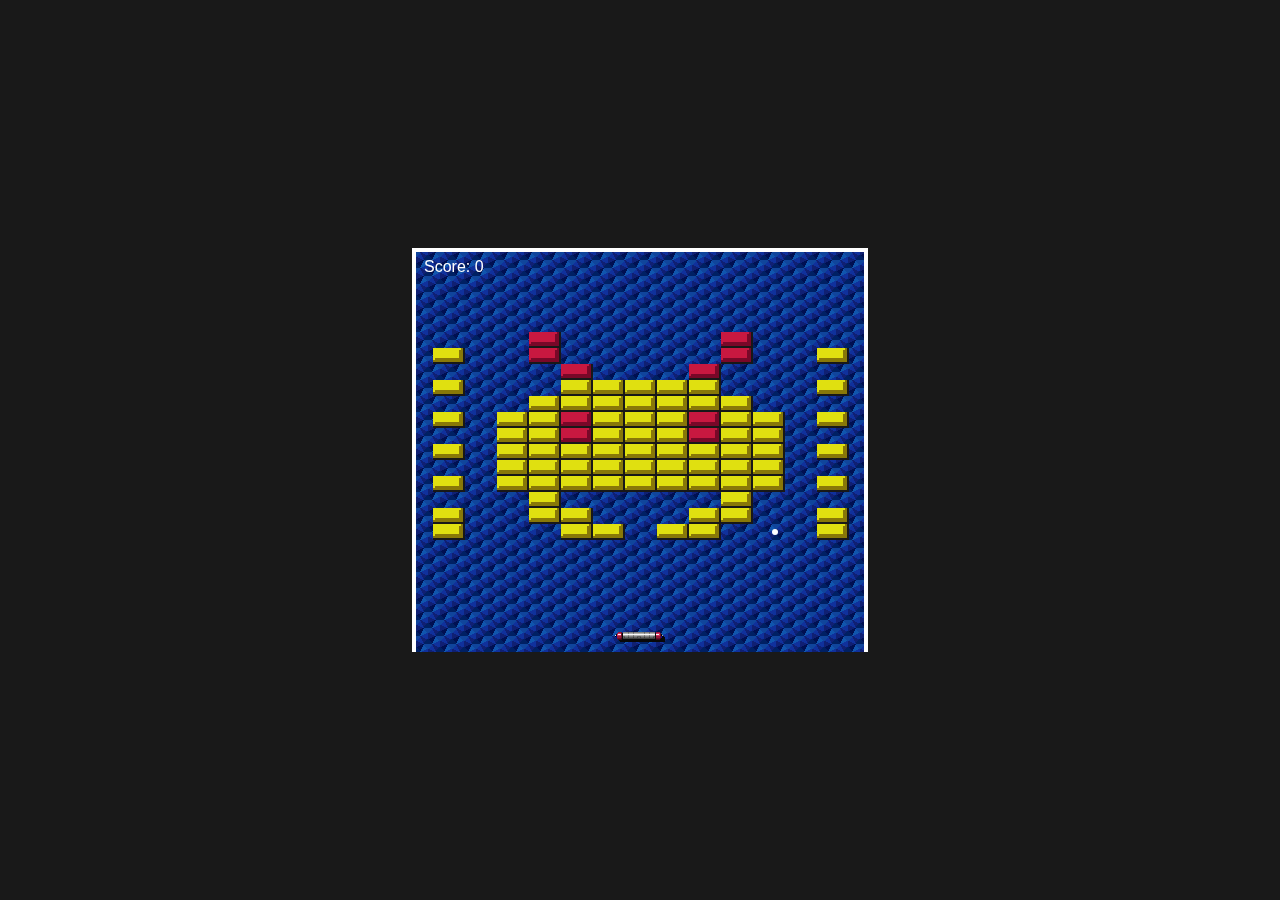
<file: 02-Arkanoid Game/index.html>
<!DOCTYPE html>
<html lang="en">

<head>
    <meta charset="UTF-8">
    <meta name="viewport" content="width=device-width, initial-scale=1.0">
    <title>02-Arkanoid Game</title>
    <link rel="shortcut icon" href="../favicon.ico" type="image/x-icon">
    <style>
        body {
            background-color: #191919;
            padding: 0;
            margin: 0;
            box-sizing: border-box;
            display: flex;
            justify-content: center;
            align-items: center;
            height: 100dvh;
        }

        canvas {
            border: 4px solid white;
            border-bottom: transparent;
            background-image: url(image/bkg.png);
            margin: 0 auto;
            display: block;
        }

        #game-over-screen {
            display: flex;
            position: absolute;
            color: white;
            width: 100%;
            height: 100dvh;
            background-color: rgba(0, 0, 0, 0.422);
            top: 0;
            display: flex;
            justify-content: center;
            align-items: center;

            & .bap_22R {
                display: flex;
                gap: 10px;
                flex-direction: column;
            }
        }
        .container_buttons {
    display: flex;
    justify-content: center;
    align-items: center;
    gap: 10px;
    
    & button {
        background-image: url(sprite_gameOver/play_sprint.png);
        background-position: center;
        background-repeat: no-repeat;
        width: 48px;
        height: 24px;
        transition: transform .3s ease;
        
        &:hover {
            transform: scale(1.1);
        }
    } 
    
    & #exit-button {
        background-image: url(sprite_gameOver/exit_sprint.png);
    }           
}

    </style>
</head>

<body>
    <canvas></canvas>

    <section id="game-over-screen">
        <div class="bap_22R">
            <img src="sprite_gameOver/sprint_gameOver.png" alt="Game Over">
            <div class="container_buttons">
                <button id="restart-button"></button>
                <button id="exit-button"></button>
            </div>
        </div>
    </section>


    <img hidden id="bricks" src="image/bricks.png" alt="Sprite Bricks Arkanoid">
    <img hidden id="sprite" src="image/sprite.png" alt="Sprite Arkanoid">



    <!-- Añadir imágenes para la animación de la plataforma -->
    <img hidden id="paddleAnim1" src="sprite_gameOver/sprite_plataforma.png" alt="Paddle Animation Frame 1">
    <img hidden id="paddleAnim2" src="sprite_gameOver/sprite_n1.png" alt="Paddle Animation Frame 1">
    <img hidden id="paddleAnim3" src="sprite_gameOver/sprite_n2.png" alt="Paddle Animation Frame 2">
    <img hidden id="paddleAnim4" src="sprite_gameOver/sprite_n3.png" alt="Paddle Animation Frame 3">
    <img hidden id="paddleAnim5" src="sprite_gameOver/sprite_n4.png" alt="Paddle Animation Frame 4">

    <script src="js/script.js"></script>
</body>

</html>
</file>
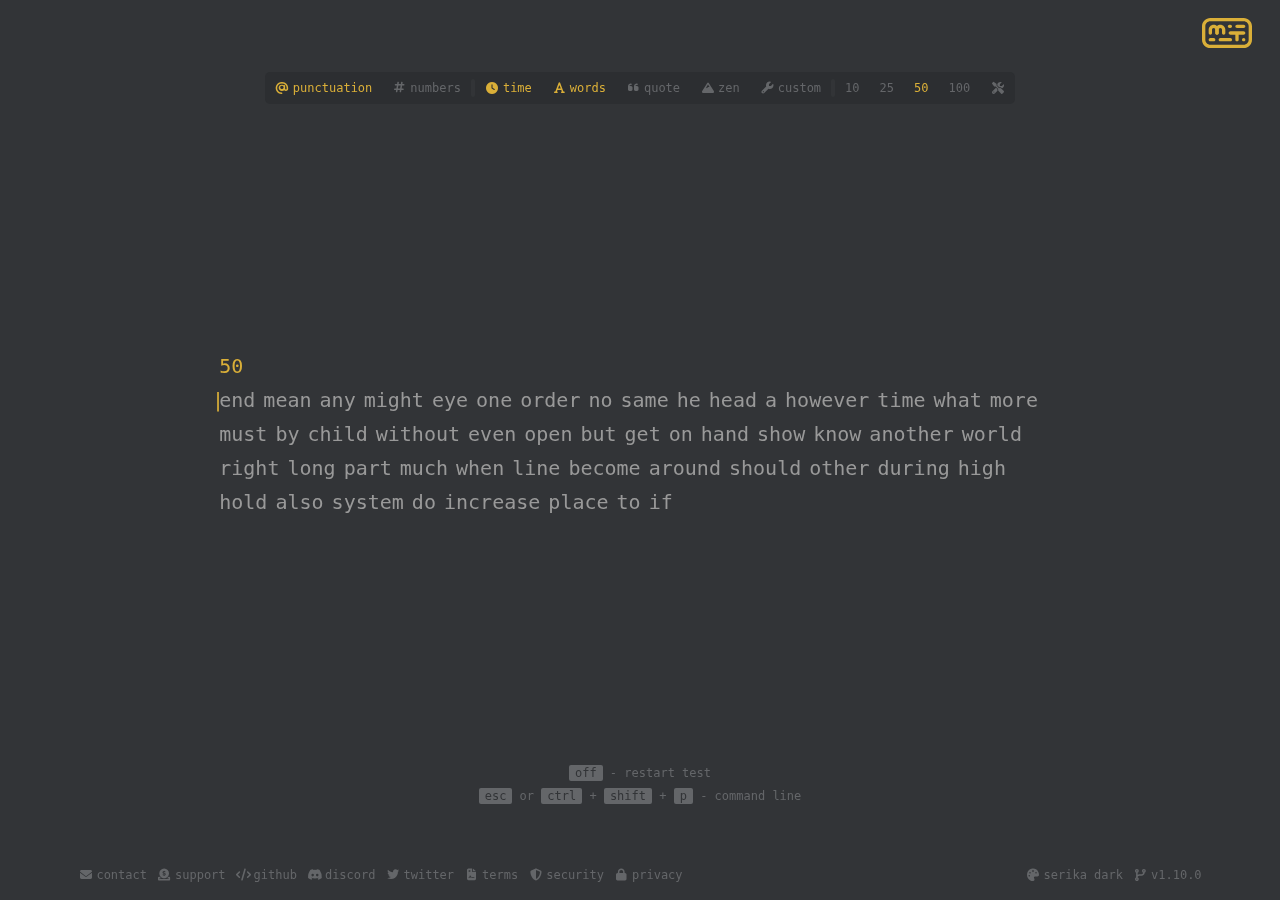
<file: 03_Mecanografia/index.html>
<!DOCTYPE html>
<html lang="es">

<head>
    <meta charset="UTF-8">
    <meta name="viewport" content="width=device-width, initial-scale=1.0">
    <title>Monkey Type Clone - Test your typing skills! ⌨️</title>

    <link rel="stylesheet" href="https://cdnjs.cloudflare.com/ajax/libs/font-awesome/6.6.0/css/all.min.css">
</head>

<body>


    <body>
        <style>
            .Configuracion {
                display: none;
            }

            #teclado {
                position: absolute;
                top: 10px;
                right: 20px;
                margin: 0;
            }

            #teclado svg {
                width: 50px;
                fill: #daaf38;
            }

            :root {
                color-scheme: light dark;
                --green: #00b755;
                --yellow: #daaf38;
                --red: #ca4754;
                --black: #323437;
                --gray: #999;
            }

            time {
                color: var(--yellow)
            }

            input {
                z-index: -999;
                position: absolute;
                top: 0;
                left: 0;
                pointer-events: none;
                opacity: 0;
            }

            p {
                display: flex;
                flex-wrap: wrap;
                gap: 3px 8px;
                margin: 0;
            }

            body {
                background: var(--black);
                font-family: Menlo, monospace;
                display: flex;
                flex-direction: column;
                justify-content: space-between;
                padding: 72px 16px 16px 16px;
                height: 100dvh;
                width: 100%;
                overflow: hidden;
                font-size: 20px;
            }

            section {
                padding: 16px;
                display: flex;
                flex-direction: column;
                gap: 4px;
                max-width: 70%;
            }



            letter {
                color: var(--gray);
                position: relative;

                &.active::before {
                    content: '|';
                    color: var(--yellow);
                    font-size: 20px;
                    position: absolute;
                    left: -60%;
                    animation: 1s blink infinite ease-in-out;
                }

                &.active.is-last::before {
                    left: 50%;
                }

                &.correct {
                    color: var(--green);
                }

                &.incorrect {
                    color: var(--red);
                }
            }

            word {
                border-bottom: 1.5px solid transparent;
                transition: border-color 0.3s ease-in-out;

                &.marked {
                    border-color: var(--red);
                }
            }

            @keyframes blink {

                0%,
                25% {
                    opacity: 1;
                }

                75% {
                    opacity: 0;
                }
            }

            #game {
                display: flex;
            }

            #results {
                display: none;
            }

            h2 {
                font-weight: 400;
                opacity: .4;
                margin: 0;
                font-size: 16px;
            }

            h3 {
                font-weight: 400;
                margin: 0;
                font-size: 24px;
                color: var(--yellow);
            }

            button {
                background: transparent;
                border: 0;
                margin-top: 32px;
                padding: 8px;
                display: inline-block;
                transition: opacity 0.3s ease-in-out, transform 0.3s ease-in-out;
                cursor: pointer;
                border-radius: 16px;
            }

            .keyTips {
                font-size: 12px;
                text-align: center;
                color: #646669;

                & key {
                    background-color: #646669;
                    color: var(--black);
                    padding: 1px 6px;
                    border-radius: 2px;
                }
            }

            .left,
            .right {
                display: flex;
                justify-content: start;
                align-items: center;
                gap: 10px;
                color: #646669;

                & button {
                    margin: 0;
                    padding: 0;
                }
            }

            .leftright {
                display: flex;
                justify-content: space-between;
                width: 90%;
            }

            .textButton {
                display: flex;
                justify-content: center;
                align-items: center;
                gap: 3px;
                font-size: 12px;
            }


            .main_seccion {
                display: flex;
                justify-content: center;

            }

            footer {
                height: 120px;
                display: flex;
                flex-direction: column;
                justify-content: space-between;
                align-items: center;
            }


            #testConfig {
                display: flex;
                justify-content: center;
                align-items: center;
                color: #646669;

                & .row_container {
                    width: max-content;
                    background-color: #2c2e31;
                    padding: 7px 10px;
                    border-radius: 5px;
                }
            }

            .spacer {
                width: 4px;
                margin: 0px 10px 0px 10px;
                background-color: var(--black);
                border-radius: 5px;
            }

            .active_button {
                color: var(--yellow);
            }


            @media (max-width: 1000px) {
                section {
                    max-width: 100%;
                }

                .leftright,
                .left {
                    flex-wrap: wrap;
                    gap: 15px;
                }

                .left {
                    margin-top: 50px;
                }

                .mode,
                .leftSpacer {
                    display: none;
                }
            }

            @media (max-width: 600px) {
                #game {
                    font-size: 15px;
                    padding: 0;
                }

                .active::before {
                    font-size: 15px !important;
                }

                body {
                    justify-content: space-between;
                }

                .leftright {
                    display: none;
                }

                footer {
                    height: max-content;
                }

                .numbersMode {
                    display: none;
                }
            }
        </style>
        <button onclick="activarTeclado()" id="teclado">
            <svg xmlns="http://www.w3.org/2000/svg" xmlns:xlink="http://www.w3.org/1999/xlink"
                style="isolation: isolate" viewBox="-680 -1030 300 180">
                <g>
                    <path
                        d="M -430 -910 L -430 -910 C -424.481 -910 -420 -905.519 -420 -900 L -420 -900 C -420 -894.481 -424.481 -890 -430 -890 L -430 -890 C -435.519 -890 -440 -894.481 -440 -900 L -440 -900 C -440 -905.519 -435.519 -910 -430 -910 Z">
                    </path>
                    <path
                        d=" M -570 -910 L -510 -910 C -504.481 -910 -500 -905.519 -500 -900 L -500 -900 C -500 -894.481 -504.481 -890 -510 -890 L -570 -890 C -575.519 -890 -580 -894.481 -580 -900 L -580 -900 C -580 -905.519 -575.519 -910 -570 -910 Z ">
                    </path>
                    <path
                        d="M -590 -970 L -590 -970 C -584.481 -970 -580 -965.519 -580 -960 L -580 -940 C -580 -934.481 -584.481 -930 -590 -930 L -590 -930 C -595.519 -930 -600 -934.481 -600 -940 L -600 -960 C -600 -965.519 -595.519 -970 -590 -970 Z">
                    </path>
                    <path
                        d=" M -639.991 -960.515 C -639.72 -976.836 -626.385 -990 -610 -990 L -610 -990 C -602.32 -990 -595.31 -987.108 -590 -982.355 C -584.69 -987.108 -577.68 -990 -570 -990 L -570 -990 C -553.615 -990 -540.28 -976.836 -540.009 -960.515 C -540.001 -960.345 -540 -960.172 -540 -960 L -540 -960 L -540 -940 C -540 -934.481 -544.481 -930 -550 -930 L -550 -930 C -555.519 -930 -560 -934.481 -560 -940 L -560 -960 L -560 -960 C -560 -965.519 -564.481 -970 -570 -970 C -575.519 -970 -580 -965.519 -580 -960 L -580 -960 L -580 -960 L -580 -940 C -580 -934.481 -584.481 -930 -590 -930 L -590 -930 C -595.519 -930 -600 -934.481 -600 -940 L -600 -960 L -600 -960 L -600 -960 L -600 -960 L -600 -960 L -600 -960 L -600 -960 L -600 -960 C -600 -965.519 -604.481 -970 -610 -970 C -615.519 -970 -620 -965.519 -620 -960 L -620 -960 L -620 -940 C -620 -934.481 -624.481 -930 -630 -930 L -630 -930 C -635.519 -930 -640 -934.481 -640 -940 L -640 -960 L -640 -960 C -640 -960.172 -639.996 -960.344 -639.991 -960.515 Z ">
                    </path>
                    <path
                        d=" M -460 -930 L -460 -900 C -460 -894.481 -464.481 -890 -470 -890 L -470 -890 C -475.519 -890 -480 -894.481 -480 -900 L -480 -930 L -508.82 -930 C -514.99 -930 -520 -934.481 -520 -940 L -520 -940 C -520 -945.519 -514.99 -950 -508.82 -950 L -431.18 -950 C -425.01 -950 -420 -945.519 -420 -940 L -420 -940 C -420 -934.481 -425.01 -930 -431.18 -930 L -460 -930 Z ">
                    </path>
                    <path
                        d="M -470 -990 L -430 -990 C -424.481 -990 -420 -985.519 -420 -980 L -420 -980 C -420 -974.481 -424.481 -970 -430 -970 L -470 -970 C -475.519 -970 -480 -974.481 -480 -980 L -480 -980 C -480 -985.519 -475.519 -990 -470 -990 Z">
                    </path>
                    <path
                        d=" M -630 -910 L -610 -910 C -604.481 -910 -600 -905.519 -600 -900 L -600 -900 C -600 -894.481 -604.481 -890 -610 -890 L -630 -890 C -635.519 -890 -640 -894.481 -640 -900 L -640 -900 C -640 -905.519 -635.519 -910 -630 -910 Z ">
                    </path>
                    <path
                        d=" M -515 -990 L -510 -990 C -504.481 -990 -500 -985.519 -500 -980 L -500 -980 C -500 -974.481 -504.481 -970 -510 -970 L -515 -970 C -520.519 -970 -525 -974.481 -525 -980 L -525 -980 C -525 -985.519 -520.519 -990 -515 -990 Z ">
                    </path>
                    <path
                        d=" M -660 -910 L -680 -910 L -680 -980 C -680 -1007.596 -657.596 -1030 -630 -1030 L -430 -1030 C -402.404 -1030 -380 -1007.596 -380 -980 L -380 -900 C -380 -872.404 -402.404 -850 -430 -850 L -630 -850 C -657.596 -850 -680 -872.404 -680 -900 L -680 -920 L -660 -920 L -660 -900 C -660 -883.443 -646.557 -870 -630 -870 L -430 -870 C -413.443 -870 -400 -883.443 -400 -900 L -400 -980 C -400 -996.557 -413.443 -1010 -430 -1010 L -630 -1010 C -646.557 -1010 -660 -996.557 -660 -980 L -660 -910 Z ">
                    </path>
                </g>
            </svg>
        </button>
        <header>
            <div id="testConfig" class="full-width">
                <div class="row flex row_container">
                    <div class="puncAndNum flex gap-5">
                        <button class="textButton punctuationMode active p-0 m-0 text-[#daaf38]">
                            <i class="fas fa-fw fa-at"></i>
                            punctuation
                        </button>
                        <button class="textButton numbersMode active p-0 m-0">
                            <i class="fas fa-fw fa-hashtag"></i>
                            numbers
                        </button>
                    </div>
                    <div class="spacer leftSpacer"></div>
                    <div class="mode flex gap-5">
                        <button class="textButton p-0 m-0 text-[#daaf38]" mode="time">
                            <i class="fas fa-fw fa-clock"></i>
                            time
                        </button>
                        <button class="textButton active p-0 m-0 text-[#daaf38]" mode="words">
                            <i class="fas fa-fw fa-font"></i>
                            words
                        </button>
                        <button class="textButton p-0 m-0" mode="quote">
                            <i class="fas fa-fw fa-quote-left"></i>
                            quote
                        </button>
                        <button class="textButton p-0 m-0" mode="zen">
                            <i class="fas fa-fw fa-mountain"></i>
                            zen
                        </button>
                        <button class="textButton p-0 m-0" mode="custom">
                            <i class="fas fa-fw fa-wrench"></i>
                            custom
                        </button>
                    </div>
                    <div class="spacer rightSpacer"></div>
                    <div class="wordCount flex gap-5">
                        <button class="textButton p-0 m-0" wordcount="10"><span>10</span></button>
                        <button class="textButton p-0 m-0" wordcount="25"><span>25</span></button>
                        <button class="textButton p-0 m-0 active_button" wordcount="50"><span>50</span></button>
                        <button class="textButton active p-0 m-0" wordcount="100"><span>100</span></button>
                        <button class="textButton p-0 m-0" wordcount="custom">
                            <i class="fas fa-fw fa-tools"></i>
                        </button>
                    </div>
                </div>
                <div class="Configuracion">Configuracion</div>
            </div>
        </header>
        <main class="main_seccion">
            <section id="game">
                <time></time>
                <p></p>
                <input autofocus>
            </section>
            <section id="results">
                <h2>wpm</h2>
                <h3 id="results-wpm"></h3>

                <h2>accuracy</h2>
                <h3 id="results-accuracy"></h3>

                <button id="reload-button">
                    <svg width="24" height="24" viewBox="0 0 24 24" fill="none" stroke="currentColor" stroke-width="1.5"
                        stroke-linecap="round" stroke-linejoin="round">
                        <path stroke="none" d="M0 0h24v24H0z" fill="none" />
                        <path d="M19.933 13.041a8 8 0 1 1 -9.925 -8.788c3.899 -1 7.935 1.007 9.425 4.747" />
                        <path d="M20 4v5h-5" />
                    </svg>
                </button>
            </section>
        </main>
        <footer class="">
            <div class="keyTips">
                <div class="pb-[5px]" id="reload_button_restart">
                    <key>off</key> - restart test<br>
                </div>
                <key>esc</key> or <key>ctrl</key> + <key>shift</key> + <key>p</key> - command line
            </div>
            <div class="leftright">
                <div class="left">
                    <button class="textButton" id="contactPopupButton">
                        <i class="fas fa-fw fa-envelope"></i>
                        <div class="text">contact</div>
                    </button>
                    <button id="supportMeButton" class="textButton">
                        <i class="fas fa-fw fa-donate"></i>
                        <div class="text">support</div>
                    </button>
                    <a href="" class="textButton" target="_blank" rel="noreferrer noopener">
                        <i class="fas fa-fw fa-code"></i>
                        <div class="text">github</div>
                    </a>
                    <a href="" class="textButton" target="_blank" rel="noreferrer noopener">
                        <i class="fab fa-fw fa-discord"></i>
                        <div class="text">discord</div>
                    </a>
                    <a href="" class="textButton" target="_blank" rel="noreferrer noopener">
                        <i class="fab fa-fw fa-twitter"></i>
                        <div class="text">twitter</div>
                    </a>
                    <a href="" class="textButton" target="_blank">
                        <i class="fas fa-fw fa-file-contract"></i>
                        <div class="text">terms</div>
                    </a>
                    <a href="" class="textButton" target="_blank">
                        <i class="fas fa-fw fa-shield-alt"></i>
                        <div class="text">security</div>
                    </a>
                    <a href="" class="textButton" target="_blank">
                        <i class="fas fa-fw fa-lock"></i>
                        <div class="text">privacy</div>
                    </a>
                </div>
                <div class="right flex gap-3">
                    <button class="current-theme textButton" aria-label="Shift-click to toggle custom theme"
                        data-balloon-pos="left">
                        <i class="fas fa-fw fa-palette"></i>
                        <div class="text">serika dark</div>
                    </button>
                    <button class="currentVersion textButton">
                        <i class="fas fa-fw fa-code-branch"></i>
                        <div class="text">v1.10.0</div>
                        <key id="newVersionIndicator" class="hidden">new</key>
                    </button>

                </div>
            </div>
        </footer>
        <script src="../css_tailwindGlobal/script.js"></script>
        <script>
            document.getElementById("reload_button_restart").addEventListener("click", function() {
                window.location.reload();
            });
        </script>
        <script>
            function activarTeclado() {
                const input = document.querySelector('input');
                input.focus();

                setTimeout(() => {
                    input.click();
                }, 200);
            }
        </script>
        <script type="module">
            import { words as INITIAL_WORDS } from './data.js'

            const $time = document.querySelector('time');
            const $paragraph = document.querySelector('p');
            const $input = document.querySelector('input');
            const $game = document.querySelector('#game')
            const $results = document.querySelector('#results')
            const $wpm = $results.querySelector('#results-wpm')
            const $accuracy = $results.querySelector('#results-accuracy')
            const $button = document.querySelector('#reload-button')


            const buttons = document.querySelectorAll('.wordCount .textButton');
            const $testConfig = document.querySelector('#testConfig');


            let INITIAL_TIME = 50;
            let currentTime = INITIAL_TIME;

            buttons.forEach(button => {
                button.addEventListener('click', function () {
                    buttons.forEach(btn => btn.classList.remove('active_button'));

                    this.classList.add('active_button');

                    let wordCountValue = this.getAttribute('wordcount');
                    INITIAL_TIME = wordCountValue;
                    currentTime = INITIAL_TIME;
                    $time.textContent = currentTime


                    console.log(INITIAL_TIME, 'INITIAL_TIME');
                    console.log(currentTime, 'currentTime');
                });
            });



            let words = []
            let playing

            initGame()
            initEvents()

            function initGame() {
                $game.style.display = 'flex'
                $results.style.display = 'none'
                $input.value = ''

                playing = false

                words = INITIAL_WORDS.toSorted(
                    () => Math.random() - 0.5
                ).slice(0, 50)
                currentTime = INITIAL_TIME

                $time.textContent = currentTime

                $paragraph.innerHTML = words.map((word, index) => {
                    const letters = word.split('')

                    return `<word>
            ${letters
                            .map(letter => `<letter>${letter}</letter>`)
                            .join('')
                        }
            </word>`
                }).join('')

                const $firstWord = $paragraph.querySelector('word')
                $firstWord.classList.add('active')
                $firstWord.querySelector('letter').classList.add('active')
            }

            function initEvents() {
                document.addEventListener('keydown', () => {
                    $input.focus()
                    if (!playing) {
                        playing = true
                        const intervalId = setInterval(() => {
                            currentTime--
                            $time.textContent = currentTime

                            if (currentTime === 0) {
                                clearInterval(intervalId)
                                gameOver()
                            }
                        }, 1000)
                    }
                })
                $input.addEventListener('keydown', onKeyDown)
                $input.addEventListener('keyup', onKeyUp)

                $button.addEventListener('click', initGame)


            }

            function onKeyDown(event) {
                const $currentWord = $paragraph.querySelector('word.active')
                const $currentLetter = $currentWord.querySelector('letter.active')

                const { key } = event
                if (key === ' ') {
                    event.preventDefault()

                    const $nextWord = $currentWord.nextElementSibling
                    const $nextLetter = $nextWord.querySelector('letter')

                    $currentWord.classList.remove('active', 'marked')
                    $currentLetter.classList.remove('active')

                    $nextWord.classList.add('active')
                    $nextLetter.classList.add('active')

                    $input.value = ''

                    const hasMissedLetters = $currentWord
                        .querySelectorAll('letter:not(.correct)').length > 0

                    const classToAdd = hasMissedLetters ? 'marked' : 'correct'
                    $currentWord.classList.add(classToAdd)

                    return
                }

                if (key === 'Backspace') {
                    const $prevWord = $currentWord.previousElementSibling
                    const $prevLetter = $currentLetter.previousElementSibling

                    if (!$prevWord && !$prevLetter) {
                        event.preventDefault()
                        return
                    }

                    const $wordMarked = $paragraph.querySelector('word.marked')
                    if ($wordMarked && !$prevLetter) {
                        event.preventDefault()
                        $prevWord.classList.remove('marked')
                        $prevWord.classList.add('active')

                        const $letterToGo = $prevWord.querySelector('letter:last-child')

                        $currentLetter.classList.remove('active')
                        $letterToGo.classList.add('active')

                        $input.value = [
                            ...$prevWord.querySelectorAll('letter.correct, letter.incorrect')
                        ].map($el => {
                            return $el.classList.contains('correct') ? $el.innerText : '*'
                        })
                            .join('')
                    }
                }
            }

            function onKeyUp() {
                $testConfig.style.display = 'none';

                // recuperamos los elementos actuals
                const $currentWord = $paragraph.querySelector('word.active')
                const $currentLetter = $currentWord.querySelector('letter.active')

                const currentWord = $currentWord.innerText.trim()
                $input.maxLength = currentWord.length

                const $allLetters = $currentWord.querySelectorAll('letter')

                $allLetters.forEach($letter => $letter.classList.remove('correct', 'incorrect'))

                $input.value.split('').forEach((char, index) => {
                    const $letter = $allLetters[index]
                    const letterToCheck = currentWord[index]

                    const isCorrect = char === letterToCheck
                    const letterClass = isCorrect ? 'correct' : 'incorrect'
                    $letter.classList.add(letterClass)
                })

                $currentLetter.classList.remove('active', 'is-last')
                const inputLength = $input.value.length
                const $nextActiveLetter = $allLetters[inputLength]

                if ($nextActiveLetter) {
                    $nextActiveLetter.classList.add('active')
                } else {
                    $currentLetter.classList.add('active', 'is-last')
                    // TODO: gameover si no hay próxima palabra
                }
            }






            function gameOver() {
                $testConfig.style.display = '';

                $game.style.display = 'none'
                $results.style.display = 'flex'

                const correctWords = $paragraph.querySelectorAll('word.correct').length
                const correctLetter = $paragraph.querySelectorAll('letter.correct').length
                const incorrectLetter = $paragraph.querySelectorAll('letter.incorrect').length

                const totalLetters = correctLetter + incorrectLetter

                const accuracy = totalLetters > 0
                    ? (correctLetter / totalLetters) * 100
                    : 0

                const wpm = correctWords * 60 / INITIAL_TIME
                $wpm.textContent = wpm
                $accuracy.textContent = `${accuracy.toFixed(2)}%`
            }
        </script>

    </body>

</html>
</file>
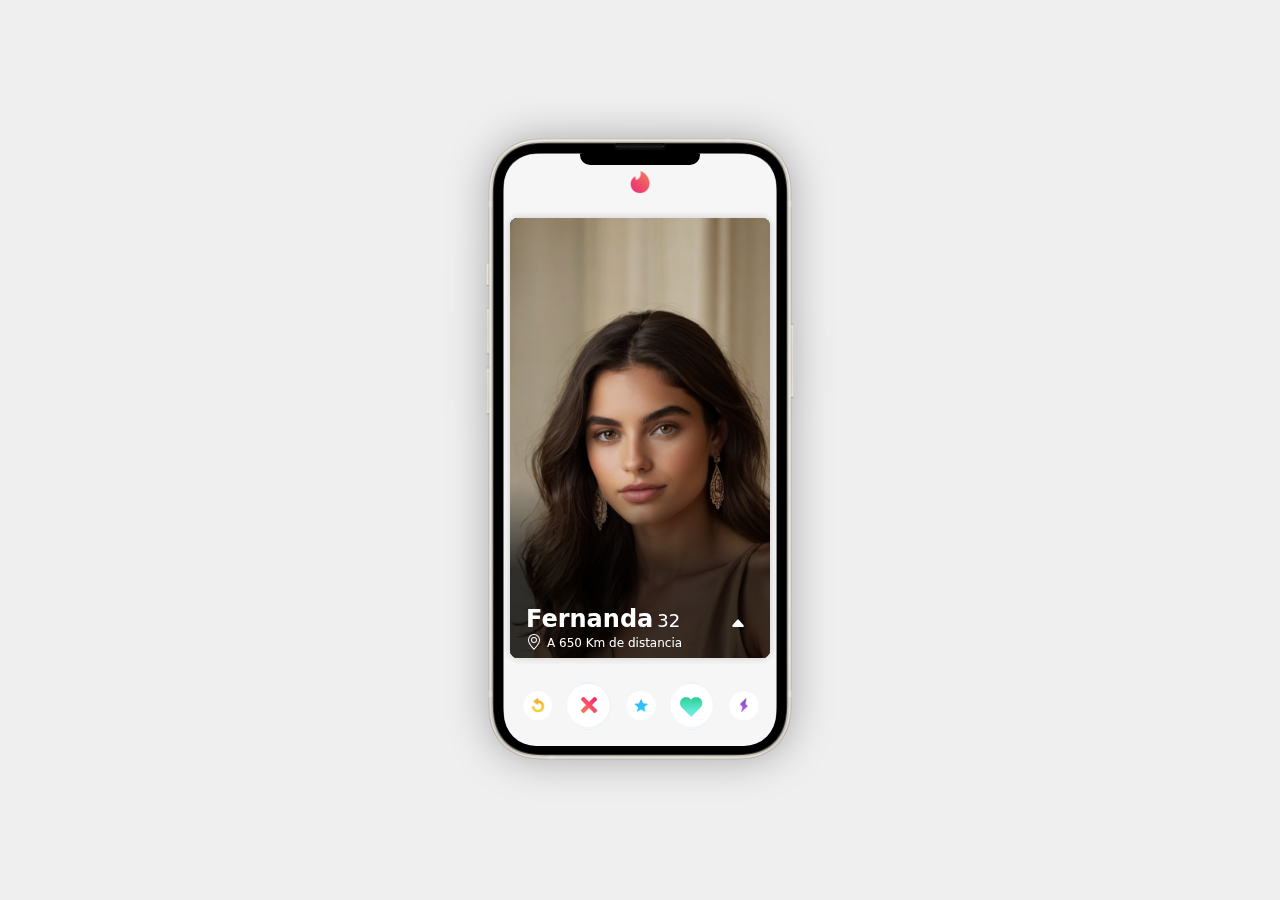
<file: Tinder Swipe/index.html>
<!DOCTYPE html>
<html lang="en">
<head>
    <meta charset="UTF-8">
    <meta name="viewport" content="width=device-width, initial-scale=1.0">
    <title>Document</title>

    <link rel="stylesheet" href="css/style.css">
</head>
<body>

    
    <main>
        <section>
            <header>
                <img src="tinder-logo.webp" alt="Tinder Logo">
            </header>

            <div class="cards">
                <article>
                    <img src="photos/3..jpg" alt="Paula, readhead, 25 years old">
                    <div>
                        <h2>Paula <span>25</span><span class="upper_perfil"><svg xmlns="http://www.w3.org/2000/svg" width="16" height="16" fill="currentColor" class="bi bi-caret-up-fill" viewBox="0 0 16 16">
                            <path d="m7.247 4.86-4.796 5.481c-.566.647-.106 1.659.753 1.659h9.592a1 1 0 0 0 .753-1.659l-4.796-5.48a1 1 0 0 0-1.506 0z"/>
                          </svg></span></h2>
                        <h3><svg xmlns="http://www.w3.org/2000/svg" width="16" height="16" fill="currentColor" class="bi bi-geo-alt" viewBox="0 0 16 16">
                            <path d="M12.166 8.94c-.524 1.062-1.234 2.12-1.96 3.07A32 32 0 0 1 8 14.58a32 32 0 0 1-2.206-2.57c-.726-.95-1.436-2.008-1.96-3.07C3.304 7.867 3 6.862 3 6a5 5 0 0 1 10 0c0 .862-.305 1.867-.834 2.94M8 16s6-5.686 6-10A6 6 0 0 0 2 6c0 4.314 6 10 6 10"/>
                            <path d="M8 8a2 2 0 1 1 0-4 2 2 0 0 1 0 4m0 1a3 3 0 1 0 0-6 3 3 0 0 0 0 6"/>
                          </svg>A 1130 Km de distancia</h3>                   
                    </div>
                    <div class="choice nope">NOPE</div>
                    <div class="choice like">LIKE</div>                 
                </article>  
                <article>
                    <img src="photos/4..jpg" alt="Paula, readhead, 25 years old">
                    <div>
                        <h2>Michelle <span>29</span><span class="upper_perfil"><svg xmlns="http://www.w3.org/2000/svg" width="16" height="16" fill="currentColor" class="bi bi-caret-up-fill" viewBox="0 0 16 16">
                            <path d="m7.247 4.86-4.796 5.481c-.566.647-.106 1.659.753 1.659h9.592a1 1 0 0 0 .753-1.659l-4.796-5.48a1 1 0 0 0-1.506 0z"/>
                          </svg></span></h2>
                        <h3><svg xmlns="http://www.w3.org/2000/svg" width="16" height="16" fill="currentColor" class="bi bi-geo-alt" viewBox="0 0 16 16">
                            <path d="M12.166 8.94c-.524 1.062-1.234 2.12-1.96 3.07A32 32 0 0 1 8 14.58a32 32 0 0 1-2.206-2.57c-.726-.95-1.436-2.008-1.96-3.07C3.304 7.867 3 6.862 3 6a5 5 0 0 1 10 0c0 .862-.305 1.867-.834 2.94M8 16s6-5.686 6-10A6 6 0 0 0 2 6c0 4.314 6 10 6 10"/>
                            <path d="M8 8a2 2 0 1 1 0-4 2 2 0 0 1 0 4m0 1a3 3 0 1 0 0-6 3 3 0 0 0 0 6"/>
                          </svg>A 650 Km de distancia</h3>                   
                    </div>
                    <div class="choice nope">NOPE</div>
                    <div class="choice like">LIKE</div>                 
                </article>    
                <article>
                    <img src="photos/5..jpg" alt="Paula, readhead, 25 years old">
                    <div>
                        <h2>Carolina <span>27</span><span class="upper_perfil"><svg xmlns="http://www.w3.org/2000/svg" width="16" height="16" fill="currentColor" class="bi bi-caret-up-fill" viewBox="0 0 16 16">
                            <path d="m7.247 4.86-4.796 5.481c-.566.647-.106 1.659.753 1.659h9.592a1 1 0 0 0 .753-1.659l-4.796-5.48a1 1 0 0 0-1.506 0z"/>
                          </svg></span></h2>
                        <h3><svg xmlns="http://www.w3.org/2000/svg" width="16" height="16" fill="currentColor" class="bi bi-geo-alt" viewBox="0 0 16 16">
                            <path d="M12.166 8.94c-.524 1.062-1.234 2.12-1.96 3.07A32 32 0 0 1 8 14.58a32 32 0 0 1-2.206-2.57c-.726-.95-1.436-2.008-1.96-3.07C3.304 7.867 3 6.862 3 6a5 5 0 0 1 10 0c0 .862-.305 1.867-.834 2.94M8 16s6-5.686 6-10A6 6 0 0 0 2 6c0 4.314 6 10 6 10"/>
                            <path d="M8 8a2 2 0 1 1 0-4 2 2 0 0 1 0 4m0 1a3 3 0 1 0 0-6 3 3 0 0 0 0 6"/>
                          </svg>A 650 Km de distancia</h3>                   
                    </div>
                    <div class="choice nope">NOPE</div>
                    <div class="choice like">LIKE</div>                 
                </article>   
                <article>
                    <img src="photos/6..jpg" alt="Paula, readhead, 25 years old">
                    <div>
                        <h2>Fernanda <span>32</span><span class="upper_perfil"><svg xmlns="http://www.w3.org/2000/svg" width="16" height="16" fill="currentColor" class="bi bi-caret-up-fill" viewBox="0 0 16 16">
                            <path d="m7.247 4.86-4.796 5.481c-.566.647-.106 1.659.753 1.659h9.592a1 1 0 0 0 .753-1.659l-4.796-5.48a1 1 0 0 0-1.506 0z"/>
                          </svg></span></h2>
                        <h3><svg xmlns="http://www.w3.org/2000/svg" width="16" height="16" fill="currentColor" class="bi bi-geo-alt" viewBox="0 0 16 16">
                            <path d="M12.166 8.94c-.524 1.062-1.234 2.12-1.96 3.07A32 32 0 0 1 8 14.58a32 32 0 0 1-2.206-2.57c-.726-.95-1.436-2.008-1.96-3.07C3.304 7.867 3 6.862 3 6a5 5 0 0 1 10 0c0 .862-.305 1.867-.834 2.94M8 16s6-5.686 6-10A6 6 0 0 0 2 6c0 4.314 6 10 6 10"/>
                            <path d="M8 8a2 2 0 1 1 0-4 2 2 0 0 1 0 4m0 1a3 3 0 1 0 0-6 3 3 0 0 0 0 6"/>
                          </svg>A 650 Km de distancia</h3>                   
                    </div>
                    <div class="choice nope">NOPE</div>
                    <div class="choice like">LIKE</div>                 
                </article>                        
            </div>

            <footer>
                <button class="is-undo" aria-label="undo"></button>
                <button class="is-remove is-big" aria-label="remove"></button>
                <button class="is-star" aria-label="star"></button>
                <button class="is-fav is-big" aria-label="fav"></button>
                <button class="is-zap" aria-label="zap"></button>
            </footer>
        </section>
    </main>


    <script src="js/script.js"></script>

</body>
</html>
</file>
<file: Tinder Swipe/css/style.css>
*, *::before, *::after {
    box-sizing: border-box;
    margin: 0;
    padding: 0;
}
body {
    font-family: system-ui, -apple-system, BlinkMacSystemFont, 'Segoe UI', Roboto, Oxygen, Ubuntu, Cantarell, 'Open Sans', 'Helvetica Neue', sans-serif;
    display: grid;
    place-content: center;
    min-height: 100vh;
    overflow: hidden;
    user-select: none;
    background: #efefef;

}
main {
    background-image: url(../iphone.webp);
    background-repeat: no-repeat;
    background-size: contain;
    width: 320px;
    height: 640px;
    display: flex;
    filter: drop-shadow(0 0 20px #0000004d);
}
section {
    background-color: #f6f6f6;
    width: 100%;
    border-radius:  32px;
    display: flex;
    flex-direction: column;
    overflow: hidden;
    position: relative;
    padding: 16px 6px;
    margin: 24px;
    gap: 24px;
}

header {
    display: flex;
    justify-content: center;
    position: relative;

    &::after {
        content: '';
        width: 120px;
        height: 15px;
        background-color: rgb(0, 0, 0);
        position: absolute;
        top: -20px;
        border-radius: 0px 0px 10px 10px;
    }

    & img {
        width: 24px;
        height: 24px;
    }
}

footer {
    display: grid;
    grid-template-columns: repeat(5, 1fr);
    gap: 12px;
    padding: 0 24px;
    justify-content: center;
    align-items: center;

    & button {
        background-image: url(../tinder-icons.webp);
        background-repeat: no-repeat;
        background-position: 0px 0px;
        background-size: 175px;
        width: 32px;
        height: 32px;
        border-radius: 50%;
        border: 1px solid #ccc;
        cursor: pointer;
        border: 0;
        transition: scale .3s ease ;

        &:hover {
            scale: 1.3;
        }
        &.is-big {
            background-size: 250px;
            width: 48px;
            height: 48px;
        }
        &.is-undo {
            background-position: -140px;
        }
        &.is-remove {
            background-position: -150px;
        }
        &.is-fav {
            background-position: -50px;
        }
        &.is-star {
            background-position: -70px;
        }
    }
}


.cards {
    position: relative;
    width: 100%;
    height: 100%;
    margin: 0 auto;

    & article  {
        border-radius: 8px;
        box-shadow: 0px 0px 10px rgba(0, 0, 0, 0.049);
        cursor: grab;
        inset: 0;
        overflow: hidden;
        position: absolute;
        height: 100%;
        width: 100%;
        z-index: 2;
        box-sizing: border-box;

    
        &.go-left {
            transform: translateX(-200%) rotate(-30deg) !important;
        }

        &.go-right {
            transform: translateX(200%) rotate(30deg) !important;
        }

        &.go-left , &.go-right {
            transition: transform .3s ease, rotate .3s ease;
        }
        &.reset {
            transition: transform .3s ease;
            transform: translate(0) !important;
        }



        & .choice {
            border-radius: 8px;
            color: black;
            border: 4px solid;
            z-index: 9999;
            position: absolute;
            top: 32px;
            right: 16px;
            padding: 4px 8px;
            font-size: 24px;
            font-weight: bold;
            text-shadow: 0 0 10px rgba(0, 0, 0, .3);
            opacity: 0;

            &.nope {
                border-color:  #ff6e63;
                color: #ff6e63;
                transform: rotate(30deg);
            }

            &.like {
                border-color:  #70ff75;
                color: #70ff75;
                transform: rotate(-30deg);
                left: 16px;
                width: fit-content;
            }
        }
    }


    & img {
        width: 100%;
        height: 100%;
        object-fit: cover;
    }



    & h2 {
        position: absolute;
        inset: 0;
        height: 100%;
        width: 100%;
        padding: 25px 16px;
        z-index: 3;
        background: linear-gradient(to top, #000000b3 20%, transparent 40%);
        display: flex;
        align-items: flex-end;
        color: white;
        & .upper_perfil {
            height: 20px;
            display: flex;
            justify-content:  end;
            right: 0;
            position: absolute;
            margin-right: 16px;
            padding: 8px;
            border-radius: 50%;    
            align-items: center;
            z-index: 55;            
        }
    }

    & h3 {
        position: absolute;
        inset: 0;
        height: 100%;
        width: 100%;
        padding: 8px 16px;
        z-index: 3;
        display: flex;
        align-items: flex-end;
        color: white;
        font-size: 12px;
        font-weight: normal;
        & svg {
            margin-right: 5px;
        }
    }
    & span {
        margin-left: 4px;
        font-size: 18px;
        line-height: 1.4;
        font-weight: 400;
    }
}
</file>
